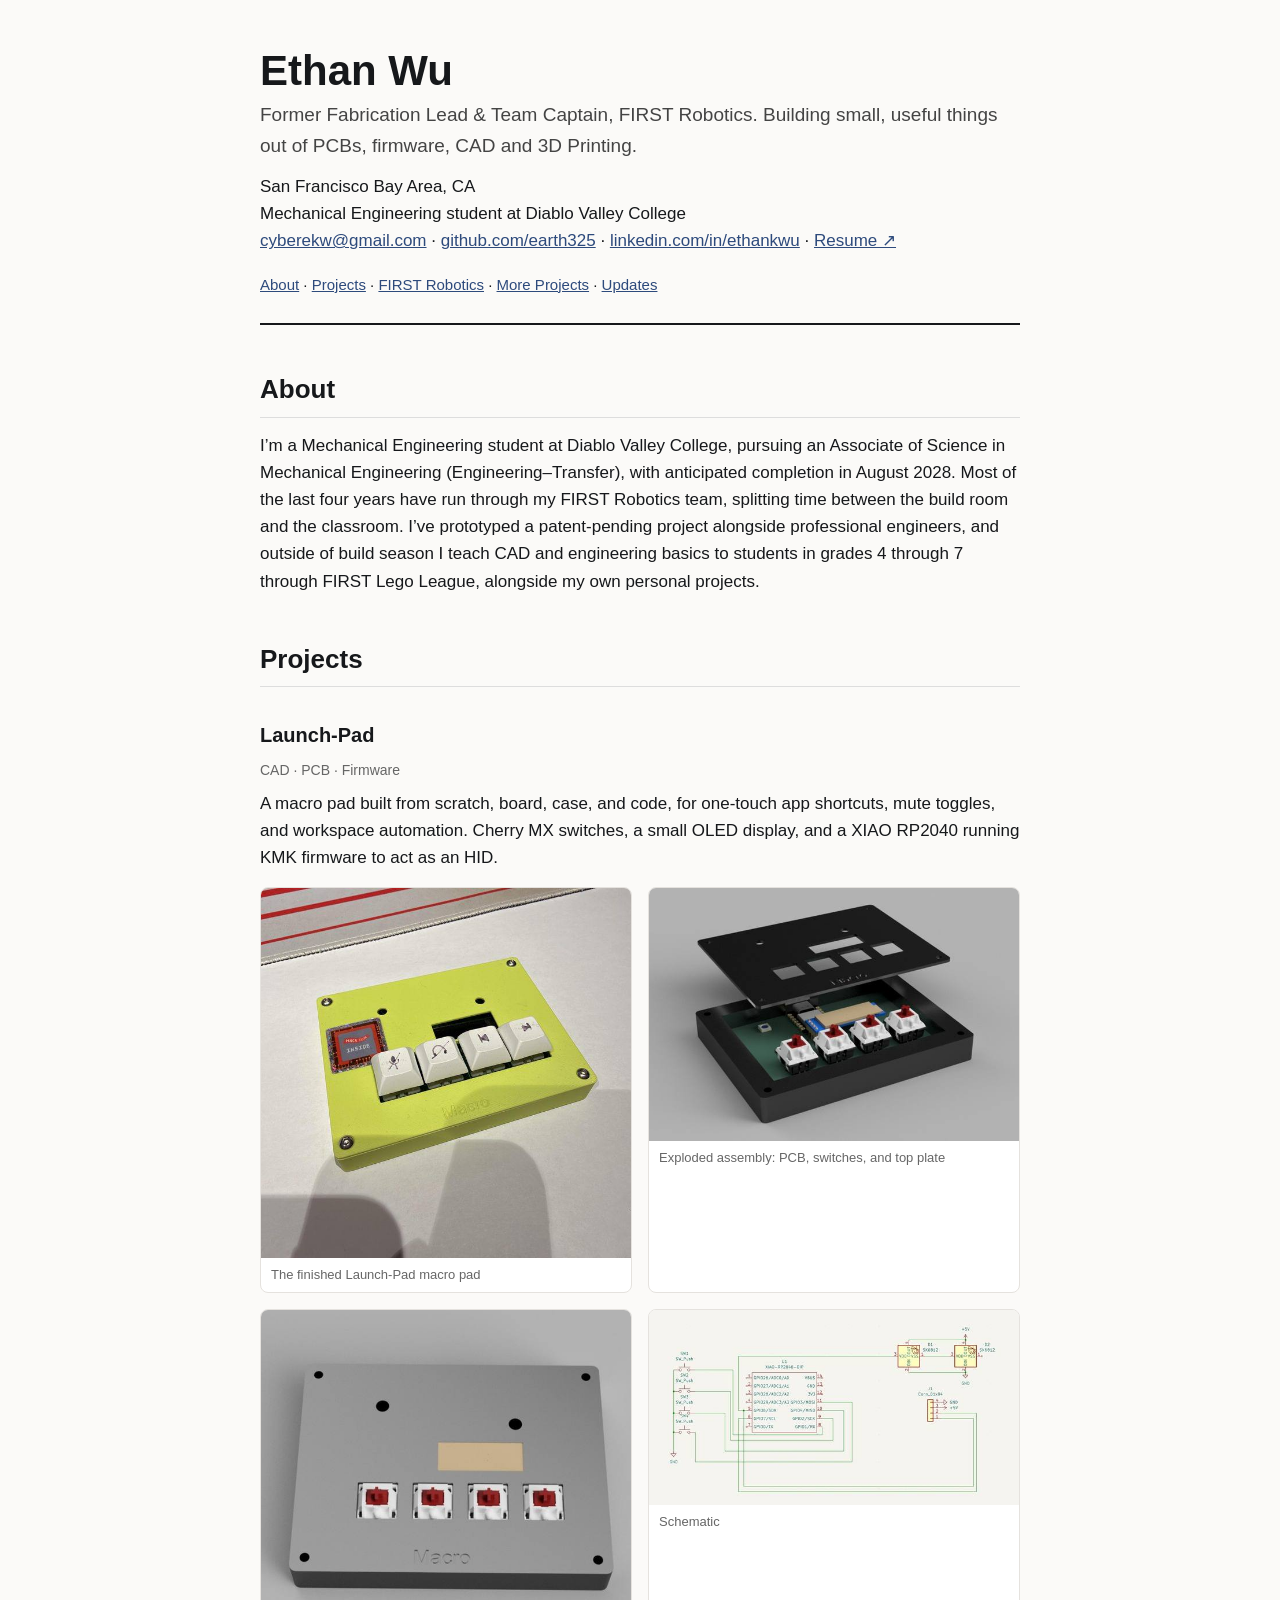
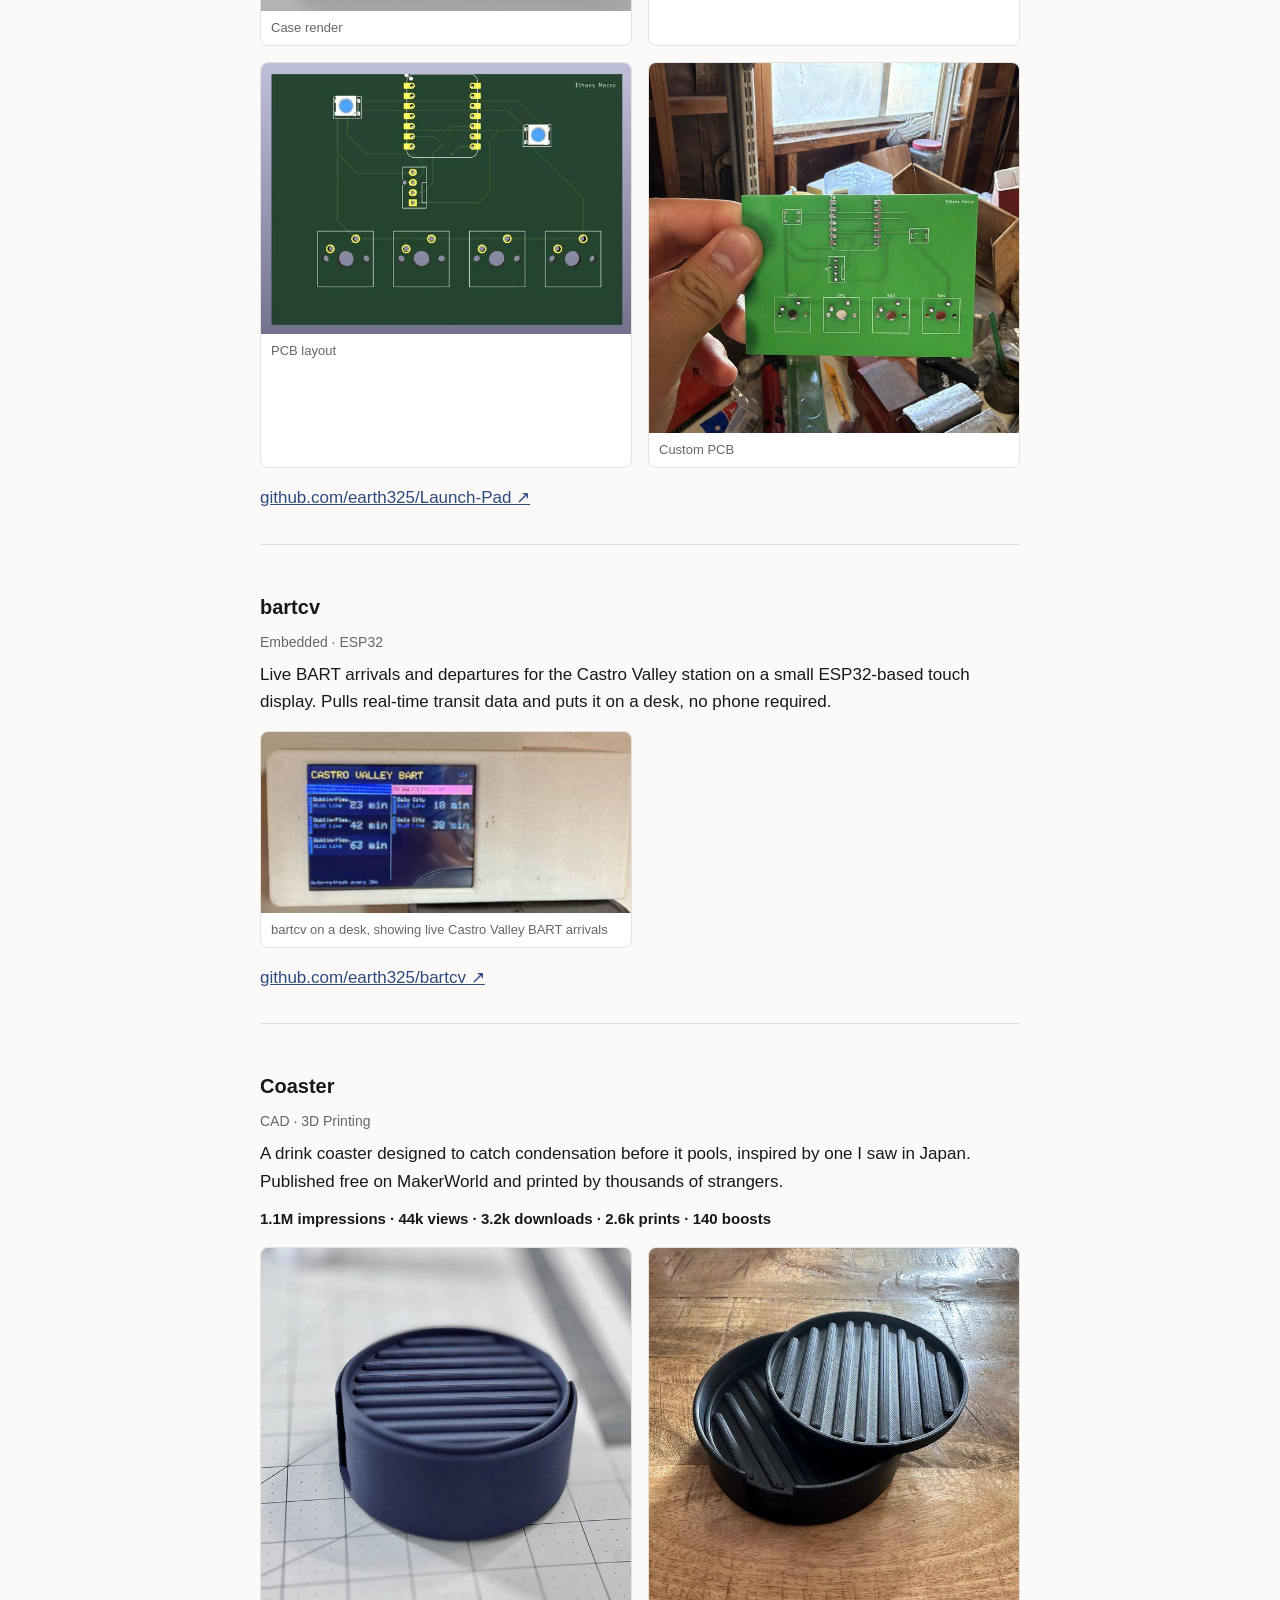
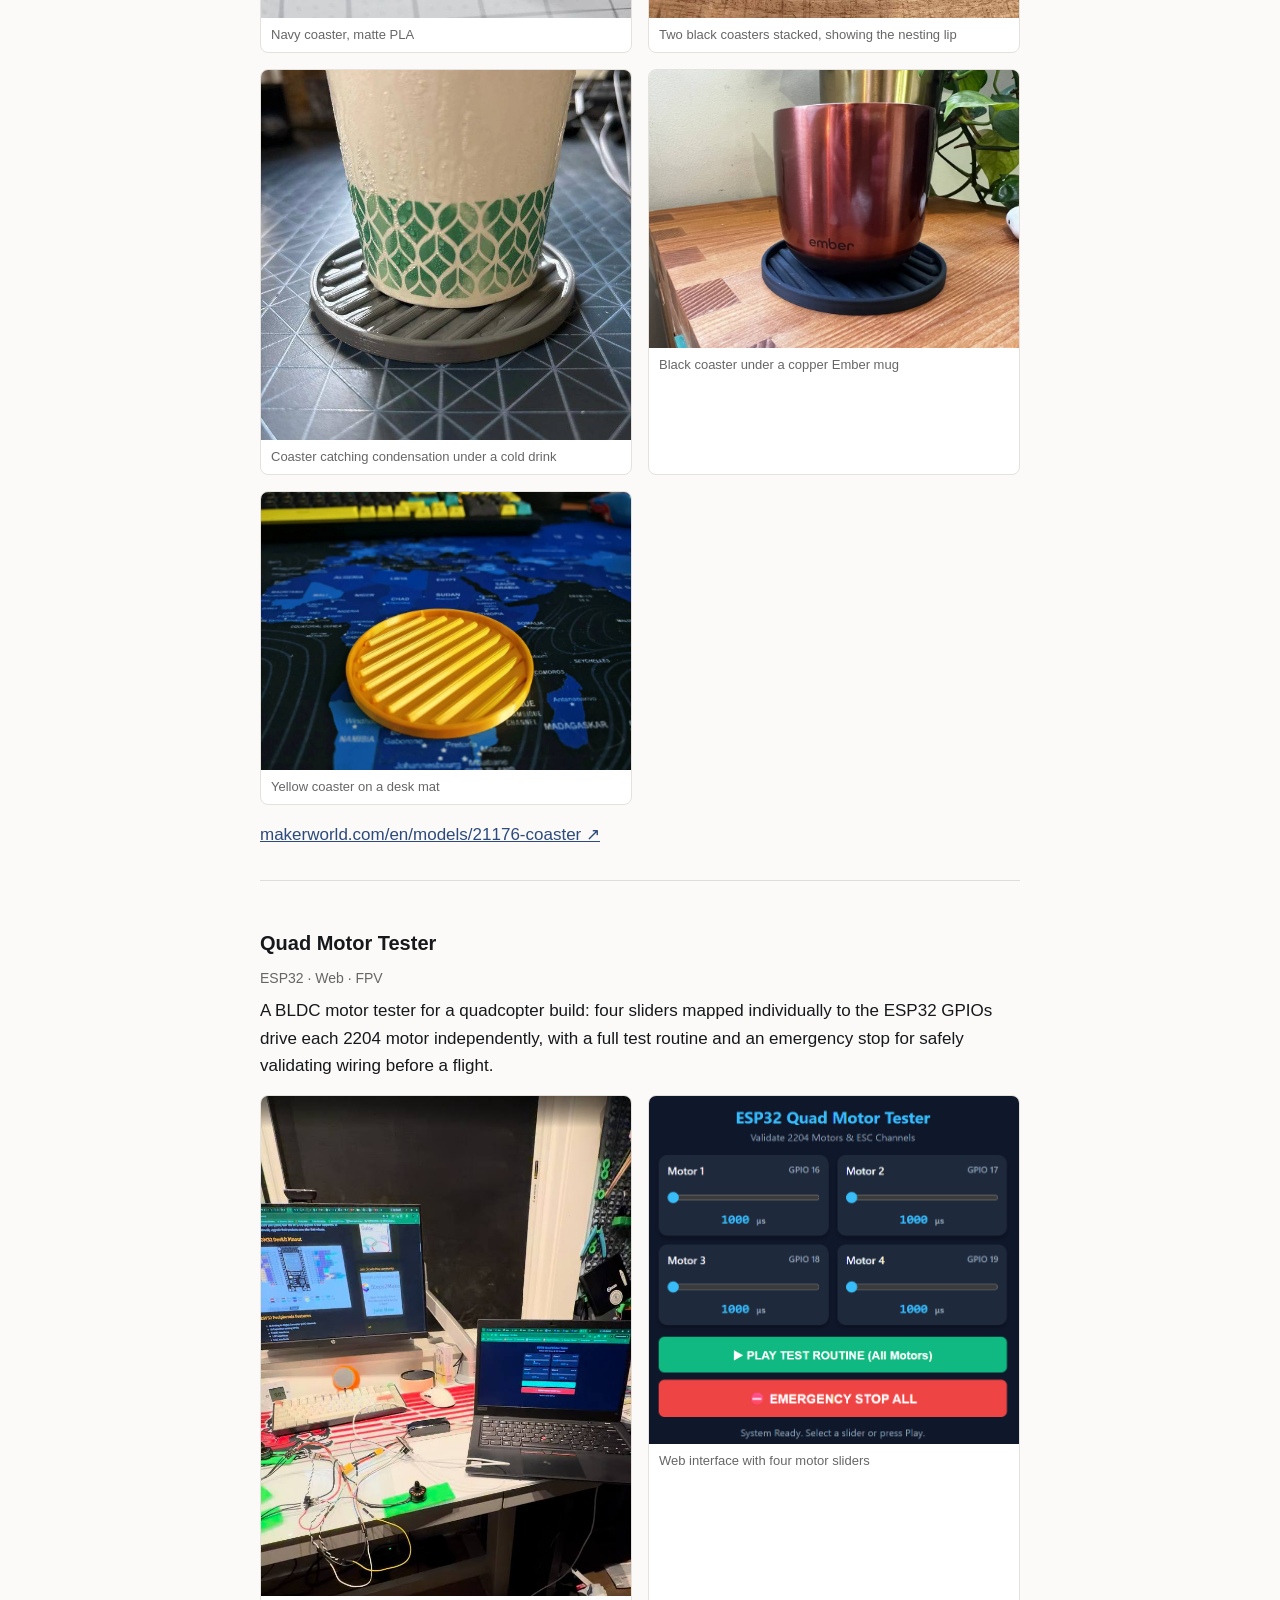
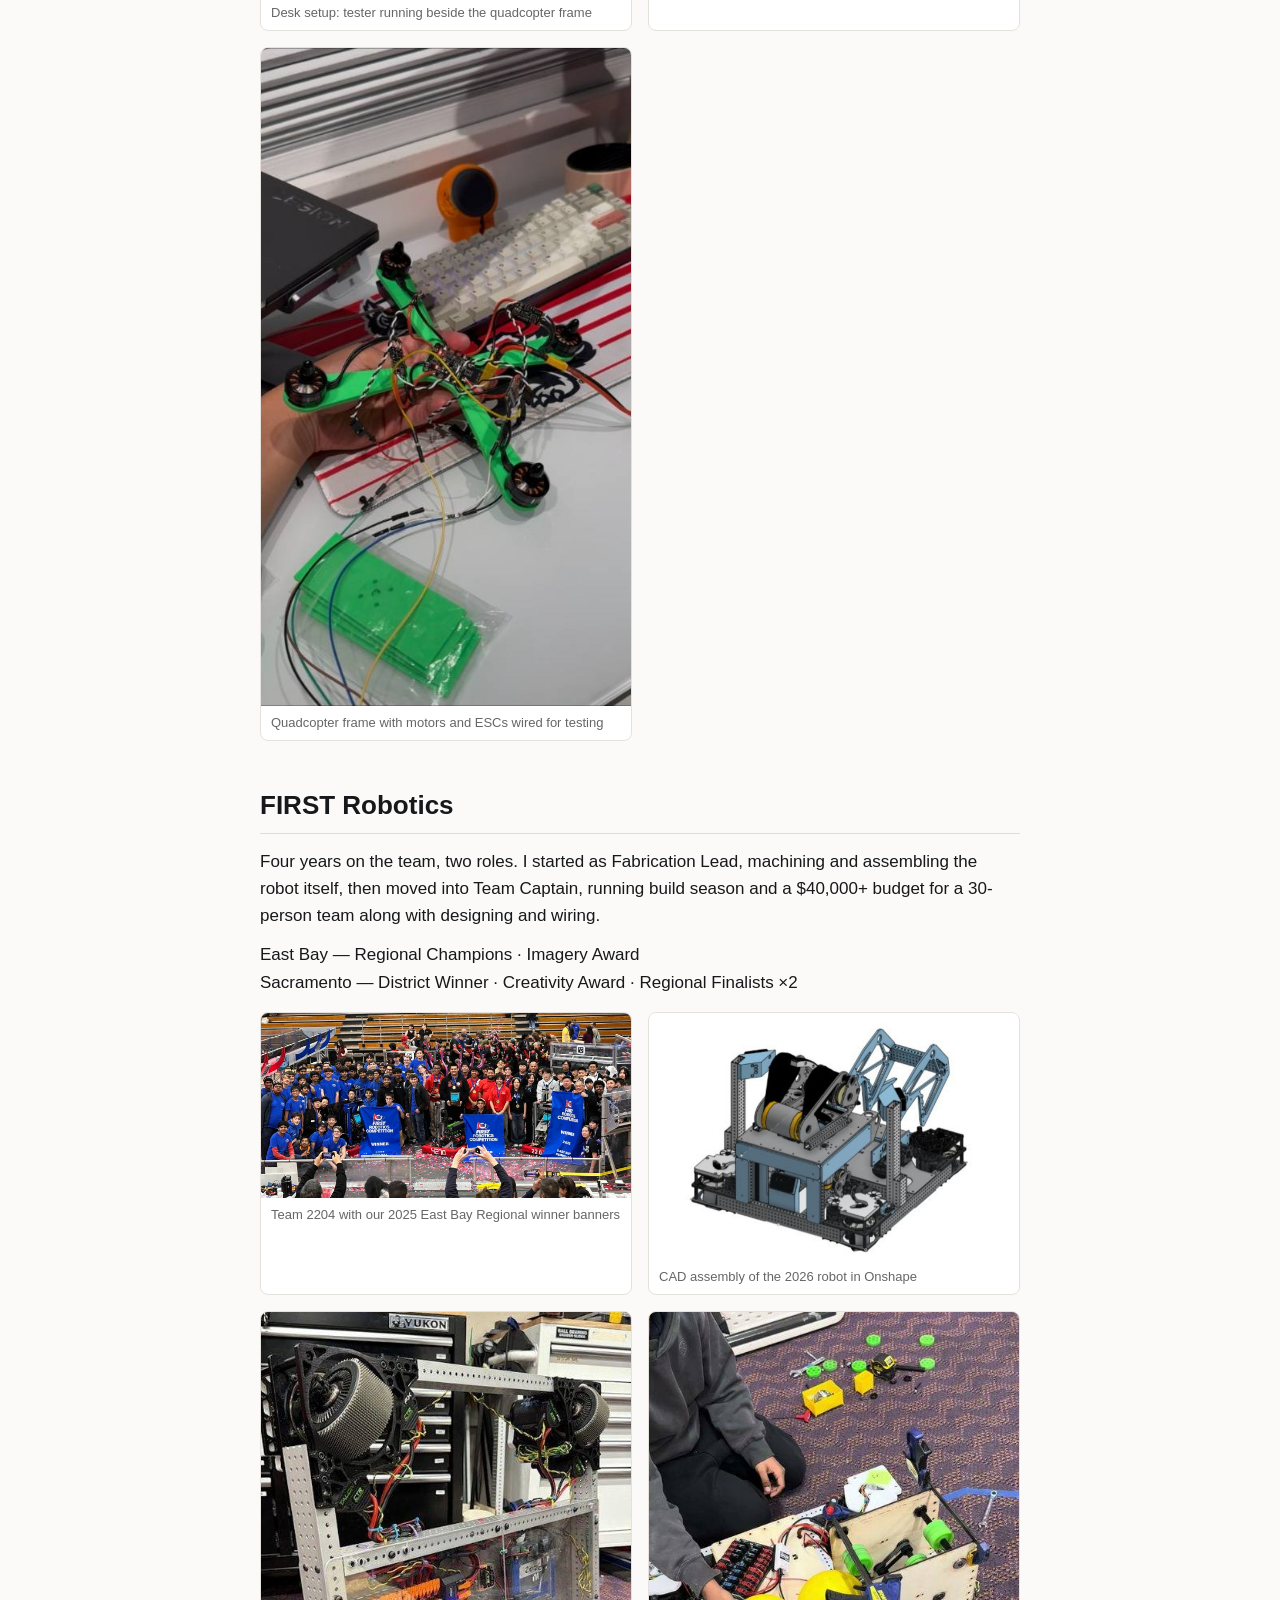
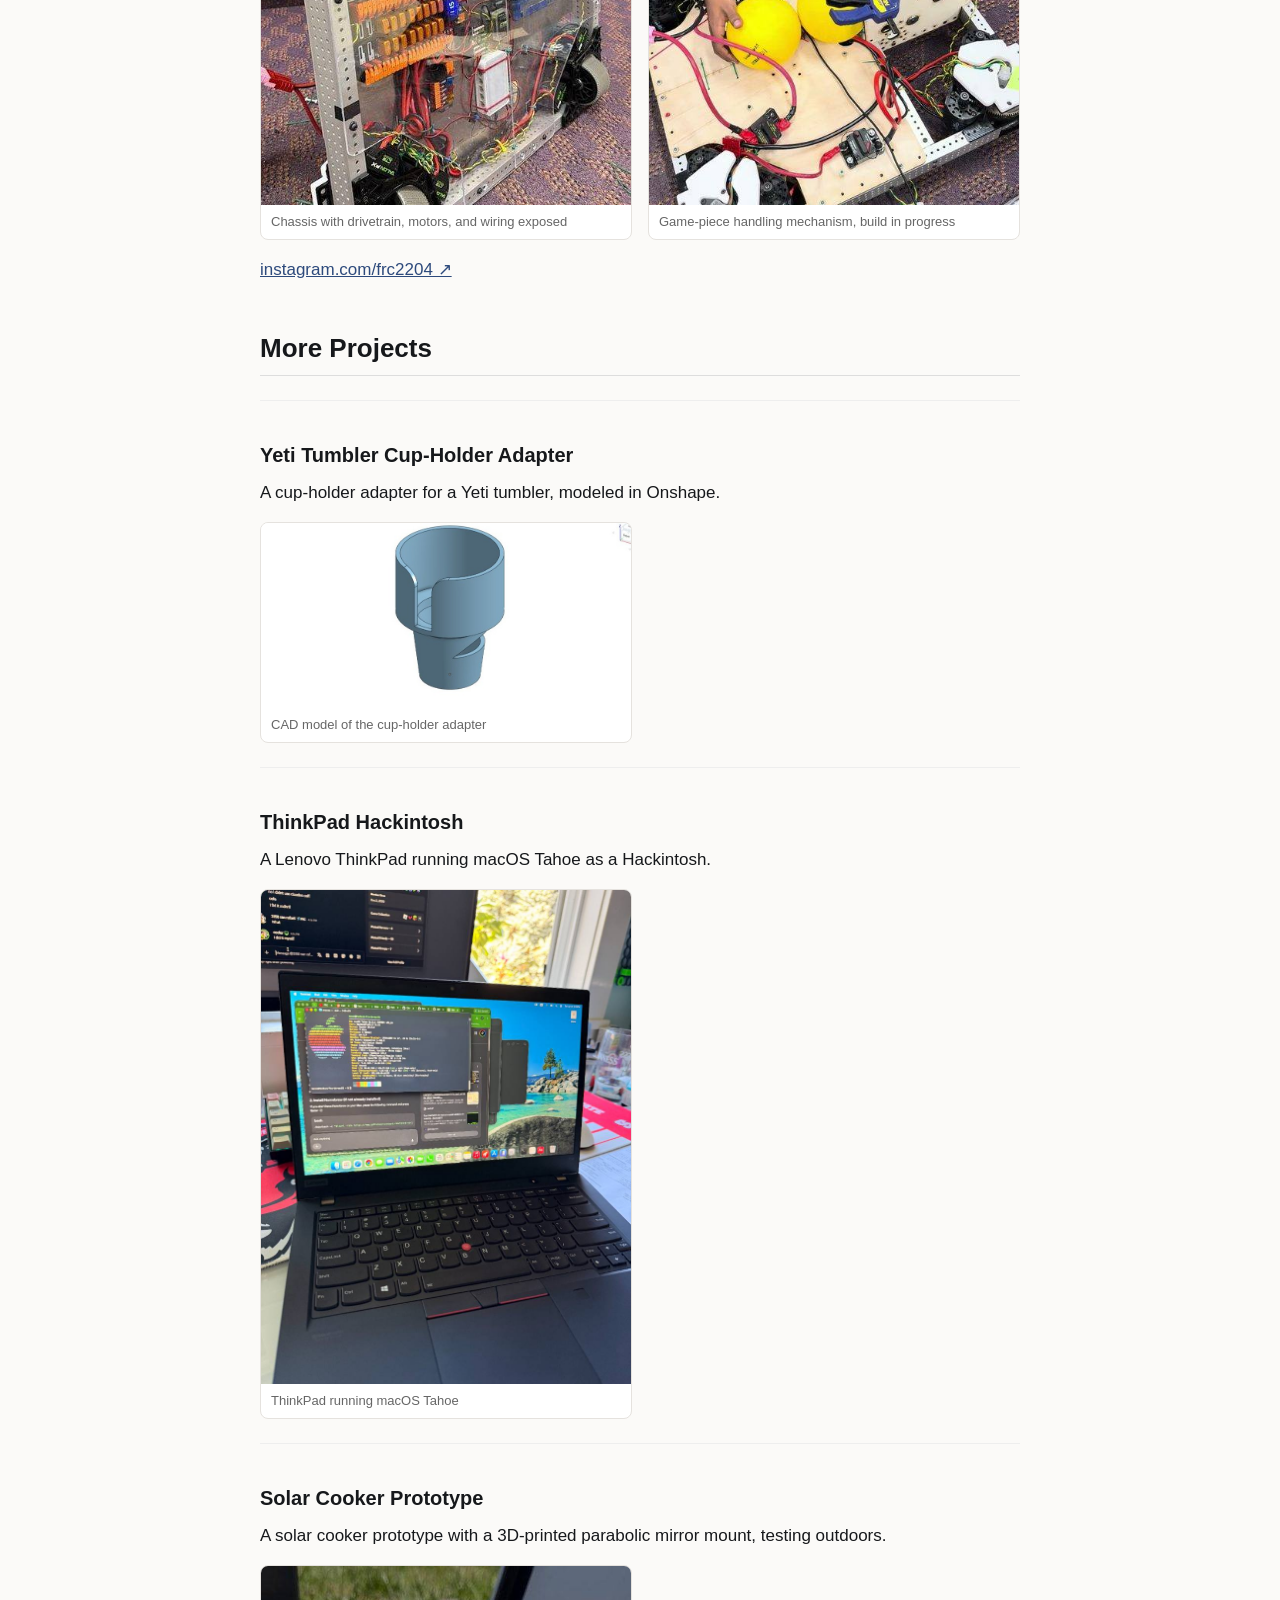
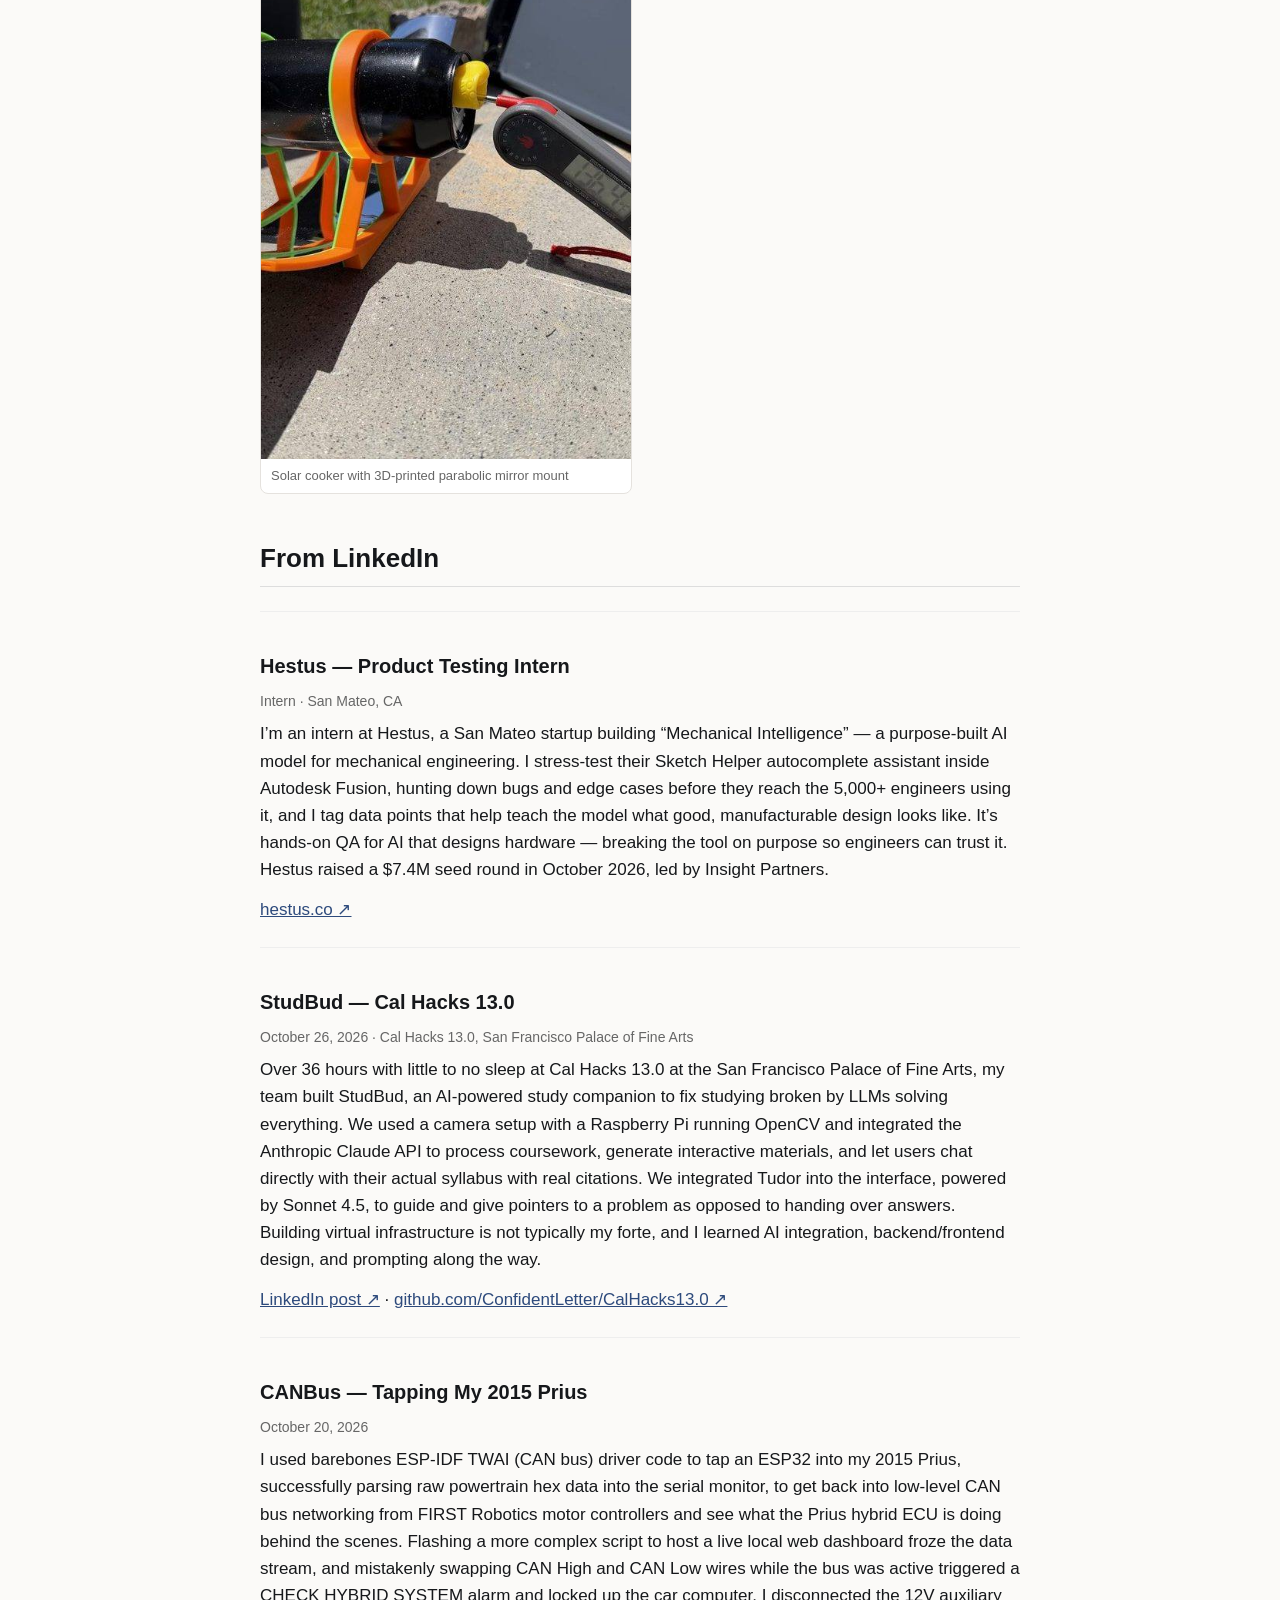
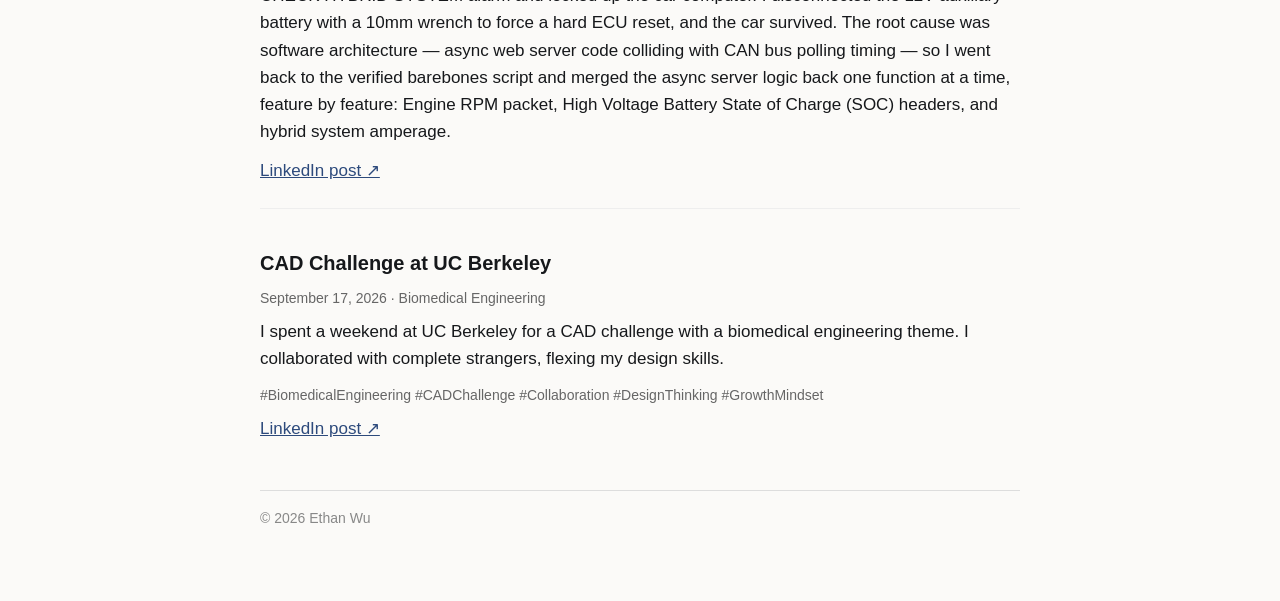
<file: index.html>
<!DOCTYPE html>
<html lang="en">
<head>
  <meta charset="utf-8">
  <meta name="viewport" content="width=device-width, initial-scale=1.0">
  <title>Ethan Wu</title>
  <meta name="description" content="Portfolio of Ethan Wu, Mechanical Engineering student at Diablo Valley College. FIRST Robotics, PCBs, firmware, CAD and 3D printing.">
  <!-- EDIT: the line below loads the styles. If you rename styles.css, change the href here too. -->
  <link rel="stylesheet" href="styles.css">
</head>
<body>

  <!-- ============================================================
       HOW TO EDIT THIS PAGE
       - To change text: edit the words between the tags, e.g.
         change the words inside <p> ... </p>. Do not delete the
         tags themselves (<p>, </p>, <h2>, </h2>) or the page breaks.
       - To move a picture or a whole project: move the whole
         <figure> ... </figure> or <section> ... </section> block.
       - To swap a picture: replace the file in the images/ folder
         with a new picture using the SAME filename, or change the
         src="images/..." value to the new filename.
       - To add a project: copy a whole <section class="project">
         ... </section> block, paste it where you want it, and
         change the heading, text, links, and image filenames.
       ============================================================ -->

  <header>
    <!-- EDIT: change your name, tagline, or contact details here -->
    <h1>Ethan Wu</h1>
    <p class="tagline">Former Fabrication Lead &amp; Team Captain, FIRST Robotics. Building small, useful things out of PCBs, firmware, CAD and 3D Printing.</p>
    <p class="contact">
      San Francisco Bay Area, CA<br>
      Mechanical Engineering student at Diablo Valley College<br>
      <a href="mailto:cyberekw@gmail.com">cyberekw@gmail.com</a> &middot;
      <a href="https://github.com/earth325">github.com/earth325</a> &middot;
      <a href="https://www.linkedin.com/in/ethankwu/">linkedin.com/in/ethankwu</a> &middot;
      <a href="https://flowcv.com/resume/6n2efgjqd1">Resume &nearr;</a>
    </p>
    <nav>
      <a href="#about">About</a> &middot;
      <a href="#projects">Projects</a> &middot;
      <a href="#first-robotics">FIRST Robotics</a> &middot;
      <a href="#more-projects">More Projects</a> &middot;
      <a href="#linkedin-updates">Updates</a>
    </nav>
  </header>

  <main>

    <!-- ==================== ABOUT ==================== -->
    <section id="about">
      <h2>About</h2>
      <!-- EDIT: rewrite this in your own words if you like. -->
      <p>I&rsquo;m a Mechanical Engineering student at Diablo Valley College, pursuing an Associate of Science in Mechanical Engineering (Engineering&ndash;Transfer), with anticipated completion in August 2028. Most of the last four years have run through my FIRST Robotics team, splitting time between the build room and the classroom. I&rsquo;ve prototyped a patent-pending project alongside professional engineers, and outside of build season I teach CAD and engineering basics to students in grades 4 through 7 through FIRST Lego League, alongside my own personal projects.</p>
    </section>

    <!-- ==================== PROJECTS ==================== -->
    <section id="projects">
      <h2>Projects</h2>

      <!-- MOVE: to reorder the projects, move a whole
           <section class="project"> ... </section> block. -->

      <!-- Project: Launch-Pad -->
      <section class="project">
        <h3>Launch-Pad</h3>
        <p class="tags">CAD &middot; PCB &middot; Firmware</p>
        <p>A macro pad built from scratch, board, case, and code, for one-touch app shortcuts, mute toggles, and workspace automation. Cherry MX switches, a small OLED display, and a XIAO RP2040 running KMK firmware to act as an HID.</p>
        <!-- MOVE: to move a picture, move the whole <figure> ... </figure> block.
             To swap a picture, replace the file in images/ or change src="...". -->
        <div class="photos">
          <figure>
            <img src="images/launch-pad-1-finished.jpg" alt="The finished Launch-Pad macro pad, keycaps hand-labeled">
            <figcaption>The finished Launch-Pad macro pad</figcaption>
          </figure>
          <figure>
            <img src="images/launch-pad-2-exploded.jpg" alt="Exploded assembly render showing the PCB, switches, and top plate">
            <figcaption>Exploded assembly: PCB, switches, and top plate</figcaption>
          </figure>
          <figure>
            <img src="images/launch-pad-3-case.jpg" alt="Case render for the Launch-Pad macro pad">
            <figcaption>Case render</figcaption>
          </figure>
          <figure>
            <img src="images/launch-pad-4-schematic.jpg" alt="Schematic for the Launch-Pad macro pad">
            <figcaption>Schematic</figcaption>
          </figure>
          <figure>
            <img src="images/launch-pad-5-pcb-layout.jpg" alt="PCB layout for the Launch-Pad macro pad">
            <figcaption>PCB layout</figcaption>
          </figure>
          <figure>
            <img src="images/launch-pad-6-pcb.jpg" alt="Custom PCB for the Launch-Pad macro pad">
            <figcaption>Custom PCB</figcaption>
          </figure>
        </div>
        <p><a href="https://github.com/earth325/Launch-Pad">github.com/earth325/Launch-Pad &nearr;</a></p>
      </section>

      <!-- Project: bartcv -->
      <section class="project">
        <h3>bartcv</h3>
        <p class="tags">Embedded &middot; ESP32</p>
        <p>Live BART arrivals and departures for the Castro Valley station on a small ESP32-based touch display. Pulls real-time transit data and puts it on a desk, no phone required.</p>
        <div class="photos">
          <figure>
            <img src="images/bartcv-1-desk.jpg" alt="The bartcv housing on a desk, showing live Castro Valley BART arrivals">
            <figcaption>bartcv on a desk, showing live Castro Valley BART arrivals</figcaption>
          </figure>
        </div>
        <p><a href="https://github.com/earth325/bartcv">github.com/earth325/bartcv &nearr;</a></p>
      </section>

      <!-- Project: Coaster -->
      <section class="project">
        <h3>Coaster</h3>
        <p class="tags">CAD &middot; 3D Printing</p>
        <p>A drink coaster designed to catch condensation before it pools, inspired by one I saw in Japan. Published free on MakerWorld and printed by thousands of strangers.</p>
        <p class="stats">1.1M impressions &middot; 44k views &middot; 3.2k downloads &middot; 2.6k prints &middot; 140 boosts</p>
        <div class="photos">
          <figure>
            <img src="images/coaster-1-navy.jpg" alt="Navy coaster, printed in matte PLA">
            <figcaption>Navy coaster, matte PLA</figcaption>
          </figure>
          <figure>
            <img src="images/coaster-2-stacked.jpg" alt="Two black coasters stacked, showing the nesting lip">
            <figcaption>Two black coasters stacked, showing the nesting lip</figcaption>
          </figure>
          <figure>
            <img src="images/coaster-3-condensation.jpg" alt="Coaster catching condensation under a cold drink">
            <figcaption>Coaster catching condensation under a cold drink</figcaption>
          </figure>
          <figure>
            <img src="images/coaster-4-ember-mug.jpg" alt="Black coaster under a copper Ember mug on a butcher-block table">
            <figcaption>Black coaster under a copper Ember mug</figcaption>
          </figure>
          <figure>
            <img src="images/coaster-5-yellow-desk.jpg" alt="Yellow coaster on a world-map desk mat beside a mechanical keyboard">
            <figcaption>Yellow coaster on a desk mat</figcaption>
          </figure>
        </div>
        <p><a href="https://makerworld.com/en/models/21176-coaster">makerworld.com/en/models/21176-coaster &nearr;</a></p>
      </section>

      <!-- Project: Quad Motor Tester -->
      <section class="project">
        <h3>Quad Motor Tester</h3>
        <p class="tags">ESP32 &middot; Web &middot; FPV</p>
        <p>A BLDC motor tester for a quadcopter build: four sliders mapped individually to the ESP32 GPIOs drive each 2204 motor independently, with a full test routine and an emergency stop for safely validating wiring before a flight.</p>
        <div class="photos">
          <figure>
            <img src="images/quad-tester-1-desk.jpg" alt="Desk setup running the Quad Motor Tester, laptop next to the quadcopter frame">
            <figcaption>Desk setup: tester running beside the quadcopter frame</figcaption>
          </figure>
          <figure>
            <img src="images/quad-tester-2-web-interface.png" alt="ESP32 Quad Motor Tester web interface with four motor sliders">
            <figcaption>Web interface with four motor sliders</figcaption>
          </figure>
          <figure>
            <img src="images/quad-tester-3-frame.jpg" alt="Quadcopter frame with four motors and ESCs wired for testing">
            <figcaption>Quadcopter frame with motors and ESCs wired for testing</figcaption>
          </figure>
        </div>
      </section>
    </section>

    <!-- ==================== FIRST ROBOTICS ==================== -->
    <section id="first-robotics">
      <h2>FIRST Robotics</h2>
      <p>Four years on the team, two roles. I started as Fabrication Lead, machining and assembling the robot itself, then moved into Team Captain, running build season and a $40,000+ budget for a 30-person team along with designing and wiring.</p>
      <p>East Bay &mdash; Regional Champions &middot; Imagery Award<br>
      Sacramento &mdash; District Winner &middot; Creativity Award &middot; Regional Finalists &times;2</p>
      <div class="photos">
        <figure>
          <img src="images/first-robotics-1-team-photo.jpg" alt="FIRST Robotics team group photo with 2025 East Bay Regional winner banners and awards">
          <figcaption>Team 2204 with our 2025 East Bay Regional winner banners</figcaption>
        </figure>
        <figure>
          <img src="images/first-robotics-2-cad-assembly.jpg" alt="CAD assembly of the 2026 robot in Onshape">
          <figcaption>CAD assembly of the 2026 robot in Onshape</figcaption>
        </figure>
        <figure>
          <img src="images/first-robotics-3-chassis.jpg" alt="Robot chassis with drivetrain, motors, and wiring exposed">
          <figcaption>Chassis with drivetrain, motors, and wiring exposed</figcaption>
        </figure>
        <figure>
          <img src="images/first-robotics-4-mechanism.jpg" alt="Robot with game-piece handling mechanism, build in progress">
          <figcaption>Game-piece handling mechanism, build in progress</figcaption>
        </figure>
      </div>
      <p><a href="https://www.instagram.com/frc2204">instagram.com/frc2204 &nearr;</a></p>
    </section>

    <!-- ==================== MORE PROJECTS ==================== -->
    <section id="more-projects">
      <h2>More Projects</h2>

      <article>
        <h3>Yeti Tumbler Cup-Holder Adapter</h3>
        <p>A cup-holder adapter for a Yeti tumbler, modeled in Onshape.</p>
        <div class="photos">
          <figure>
            <img src="images/yeti-adapter-1.jpg" alt="CAD model of a cup-holder adapter for a Yeti tumbler">
            <figcaption>CAD model of the cup-holder adapter</figcaption>
          </figure>
        </div>
      </article>

      <article>
        <h3>ThinkPad Hackintosh</h3>
        <p>A Lenovo ThinkPad running macOS Tahoe as a Hackintosh.</p>
        <div class="photos">
          <figure>
            <img src="images/thinkpad-hackintosh-1.jpg" alt="Lenovo ThinkPad running macOS Tahoe as a Hackintosh, neofetch output on screen">
            <figcaption>ThinkPad running macOS Tahoe</figcaption>
          </figure>
        </div>
      </article>

      <article>
        <h3>Solar Cooker Prototype</h3>
        <p>A solar cooker prototype with a 3D-printed parabolic mirror mount, testing outdoors.</p>
        <div class="photos">
          <figure>
            <img src="images/solar-cooker-1.jpg" alt="Solar cooker with a 3D-printed parabolic mirror mount, testing outdoors">
            <figcaption>Solar cooker with 3D-printed parabolic mirror mount</figcaption>
          </figure>
        </div>
      </article>
    </section>

    <!-- ==================== FROM LINKEDIN ==================== -->
    <!-- EDIT: to reorder these, move a whole <article> ... </article> block.
         To add a new LinkedIn post, copy an <article> block and change
         the heading, date, text, and link. -->
    <section id="linkedin-updates">
      <h2>From LinkedIn</h2>

      <article>
        <h3>Hestus — Product Testing Intern</h3>
        <p class="tags">Intern &middot; San Mateo, CA</p>
        <p>I&rsquo;m an intern at Hestus, a San Mateo startup building &ldquo;Mechanical Intelligence&rdquo; &mdash; a purpose-built AI model for mechanical engineering. I stress-test their Sketch Helper autocomplete assistant inside Autodesk Fusion, hunting down bugs and edge cases before they reach the 5,000+ engineers using it, and I tag data points that help teach the model what good, manufacturable design looks like. It&rsquo;s hands-on QA for AI that designs hardware &mdash; breaking the tool on purpose so engineers can trust it. Hestus raised a $7.4M seed round in October 2026, led by Insight Partners.</p>
        <p><a href="https://www.hestus.co">hestus.co &nearr;</a></p>
      </article>

      <article>
        <h3>StudBud — Cal Hacks 13.0</h3>
        <p class="tags">October 26, 2026 &middot; Cal Hacks 13.0, San Francisco Palace of Fine Arts</p>
        <p>Over 36 hours with little to no sleep at Cal Hacks 13.0 at the San Francisco Palace of Fine Arts, my team built StudBud, an AI-powered study companion to fix studying broken by LLMs solving everything. We used a camera setup with a Raspberry Pi running OpenCV and integrated the Anthropic Claude API to process coursework, generate interactive materials, and let users chat directly with their actual syllabus with real citations. We integrated Tudor into the interface, powered by Sonnet 4.5, to guide and give pointers to a problem as opposed to handing over answers. Building virtual infrastructure is not typically my forte, and I learned AI integration, backend/frontend design, and prompting along the way.</p>
        <p><a href="https://lnkd.in/p/g3E6-9fF">LinkedIn post &nearr;</a> &middot; <a href="https://github.com/ConfidentLetter/CalHacks13.0">github.com/ConfidentLetter/CalHacks13.0 &nearr;</a></p>
      </article>

      <article>
        <h3>CANBus — Tapping My 2015 Prius</h3>
        <p class="tags">October 20, 2026</p>
        <p>I used barebones ESP-IDF TWAI (CAN bus) driver code to tap an ESP32 into my 2015 Prius, successfully parsing raw powertrain hex data into the serial monitor, to get back into low-level CAN bus networking from FIRST Robotics motor controllers and see what the Prius hybrid ECU is doing behind the scenes. Flashing a more complex script to host a live local web dashboard froze the data stream, and mistakenly swapping CAN High and CAN Low wires while the bus was active triggered a CHECK HYBRID SYSTEM alarm and locked up the car computer. I disconnected the 12V auxiliary battery with a 10mm wrench to force a hard ECU reset, and the car survived. The root cause was software architecture &mdash; async web server code colliding with CAN bus polling timing &mdash; so I went back to the verified barebones script and merged the async server logic back one function at a time, feature by feature: Engine RPM packet, High Voltage Battery State of Charge (SOC) headers, and hybrid system amperage.</p>
        <p><a href="https://lnkd.in/p/gxZv3Nve">LinkedIn post &nearr;</a></p>
      </article>

      <article>
        <h3>CAD Challenge at UC Berkeley</h3>
        <p class="tags">September 17, 2026 &middot; Biomedical Engineering</p>
        <p>I spent a weekend at UC Berkeley for a CAD challenge with a biomedical engineering theme. I collaborated with complete strangers, flexing my design skills.</p>
        <p class="tags">#BiomedicalEngineering #CADChallenge #Collaboration #DesignThinking #GrowthMindset</p>
        <p><a href="https://lnkd.in/p/g4QgbMQS">LinkedIn post &nearr;</a></p>
      </article>
    </section>

  </main>

  <footer>
    <p>&copy; 2026 Ethan Wu</p>
  </footer>

</body>
</html>
</file>
<file: styles.css>
/* Ethan Wu — General Portfolio
   EDIT: change colors, fonts, or spacing here.
   This file only controls how the page LOOKS.
   The words and pictures live in index.html. */

* { margin: 0; padding: 0; box-sizing: border-box; }

body {
  background: #fbfaf8;
  color: #16181b;
  font-family: -apple-system, BlinkMacSystemFont, "Segoe UI", Helvetica, Arial, sans-serif;
  font-size: 17px;
  line-height: 1.6;
  padding: 0 20px 60px;
}

header, main, footer {
  max-width: 760px;
  margin: 0 auto;
}

header {
  padding: 48px 0 24px;
  border-bottom: 2px solid #16181b;
}

h1 { font-size: 42px; line-height: 1.1; }
.tagline { font-size: 19px; color: #444; margin-top: 6px; }
.contact { margin-top: 10px; }
nav { margin-top: 16px; font-size: 15px; line-height: 1.9; }

a { color: #2d4a7c; }
a:hover { text-decoration: none; }

section { margin-top: 44px; }
h2 { font-size: 26px; margin-bottom: 14px; border-bottom: 1px solid #ddd; padding-bottom: 6px; }
h3 { font-size: 20px; margin: 22px 0 8px; }

p { margin-bottom: 12px; }

/* Project tags (CAD · PCB · Firmware) and stat lines. */
.tags { font-size: 14px; color: #666; margin-bottom: 8px; }
.stats { font-size: 15px; font-weight: 600; }

.project { margin-top: 32px; padding-top: 24px; border-top: 1px solid #ddd; }
.project:first-of-type { border-top: none; padding-top: 0; }
article { margin-top: 24px; padding-top: 16px; border-top: 1px solid #eee; }

/* Photos: a simple grid. Change 2 to 3 for three photos per row. */
.photos {
  display: grid;
  grid-template-columns: repeat(2, 1fr);
  gap: 16px;
  margin: 16px 0;
}
.photos figure { background: #fff; border: 1px solid #e5e2de; border-radius: 8px; overflow: hidden; }
.photos img { width: 100%; height: auto; display: block; }
.photos figcaption { font-size: 13px; color: #666; padding: 8px 10px; line-height: 1.4; }

footer { margin-top: 48px; padding-top: 16px; border-top: 1px solid #ddd; color: #888; font-size: 14px; }

/* Small screens: one photo per row. */
@media (max-width: 600px) {
  h1 { font-size: 32px; }
  .photos { grid-template-columns: 1fr; }
}

/* Printing: clean output, no dark backgrounds. */
@media print {
  body { background: #fff; font-size: 13px; padding: 0; }
  nav { display: none; }
  .photos { grid-template-columns: repeat(2, 1fr); gap: 10px; }
  .photos img { max-height: 220px; object-fit: cover; }
  section { margin-top: 28px; }
  a { color: #16181b; text-decoration: none; }
}
</file>
